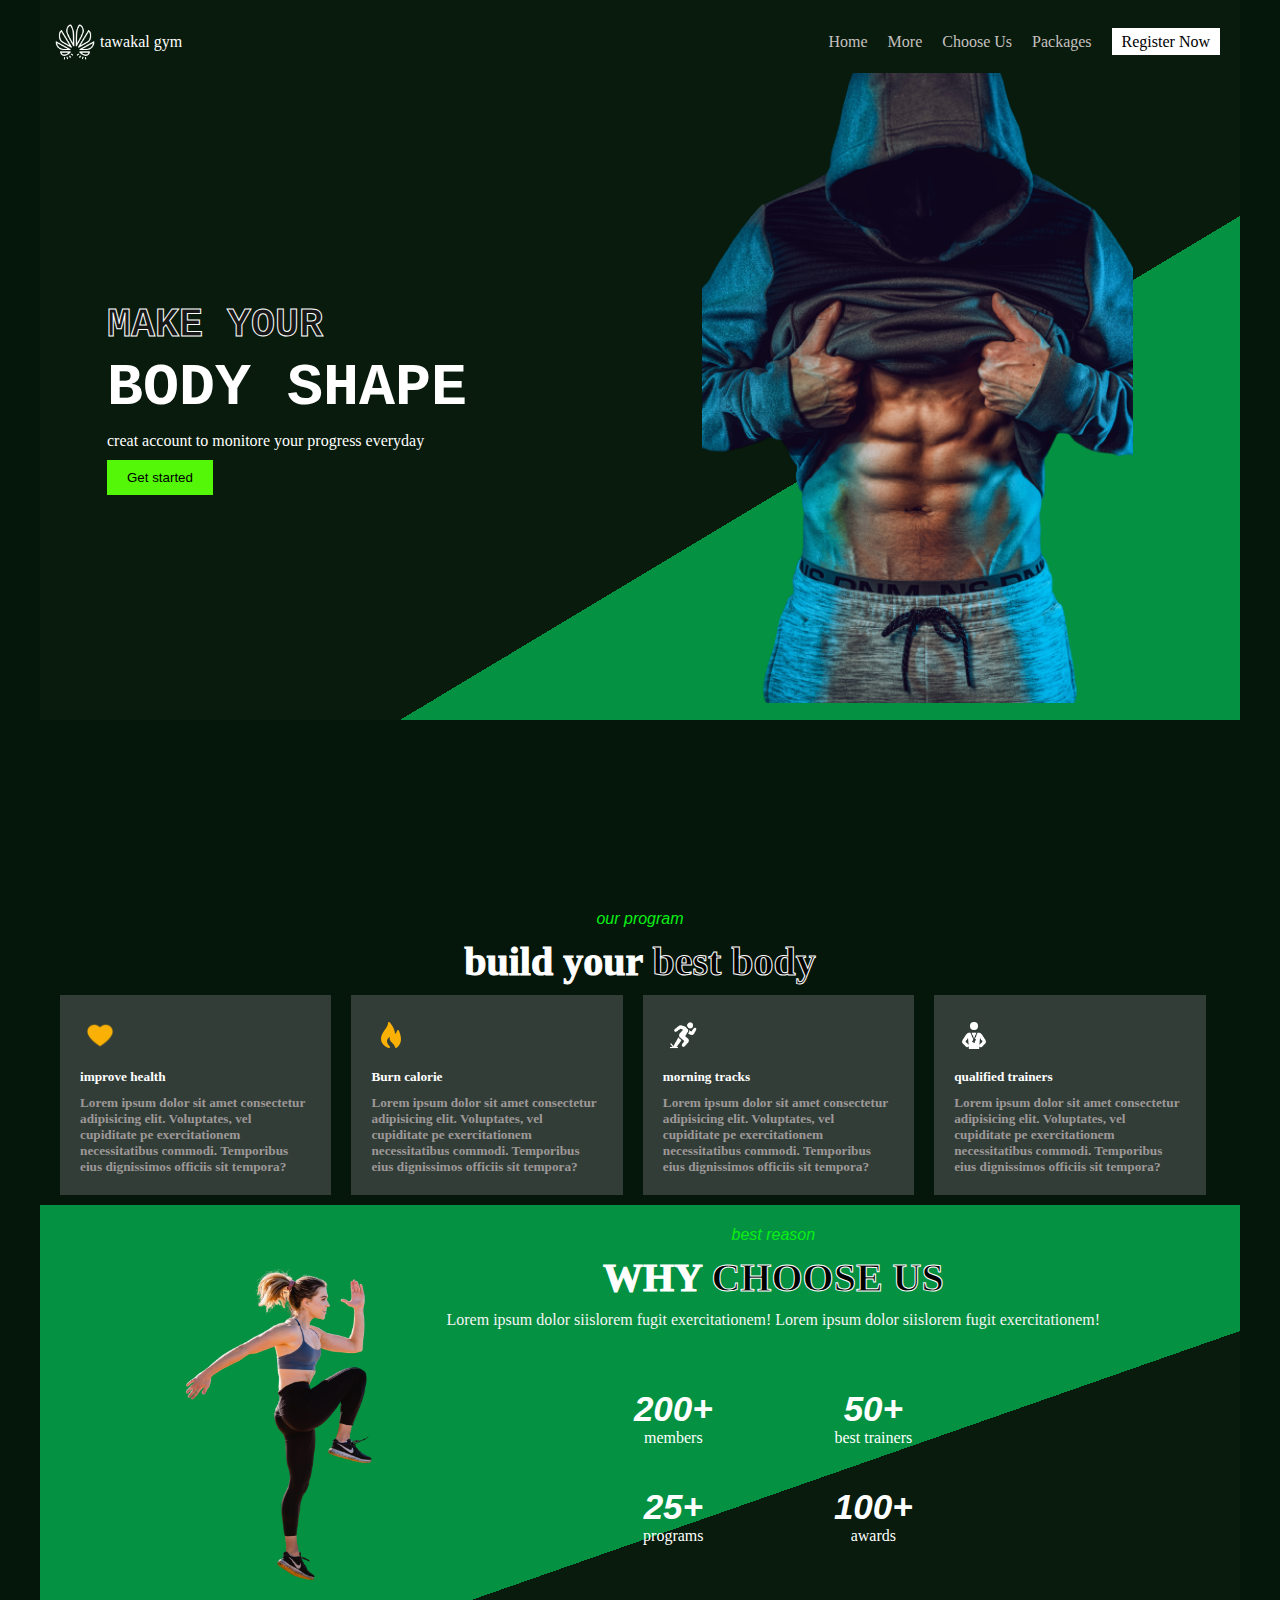
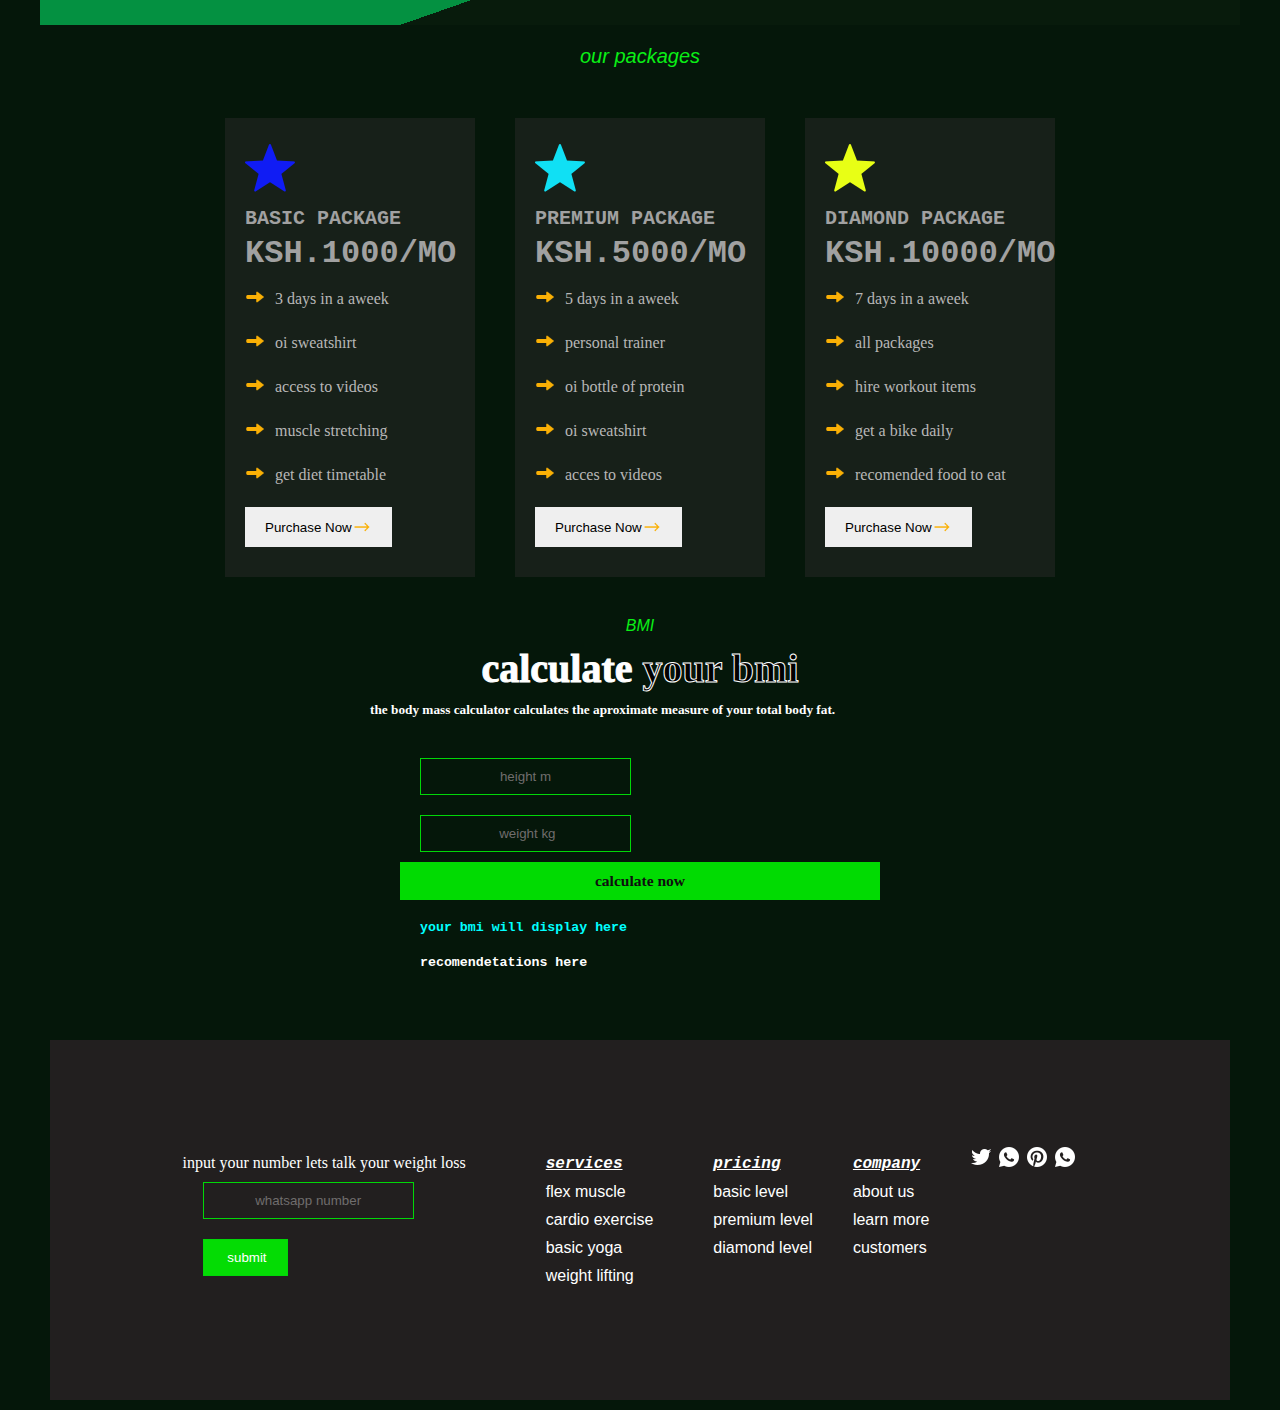
<file: index.html>
<!DOCTYPE html>
<html lang="en">
<head>
    <meta charset="UTF-8">
    <meta http-equiv="X-UA-Compatible" content="IE=edge">
    <meta name="viewport" content="width=device-width, initial-scale=1.0">
    <title>Document</title>
    <link rel="stylesheet" href="index.css">
</head>
<body>
    <header>
        <section class="hed">
            <nav>
                <div class="logo">
                    <img src="imges/icons8-logo-64.png" alt="">
        <span>tawakal gym</span>
                </div>
        <ul id="nav">
            <img id="close" src="imges/icons8-arrow-30 (1).png" alt="">
            <li><a class="active" href="#">home</a></li>
            <li><a href="more.html">more</a></li>
            <li><a href="#">choose us</a></li>
            <li><a href="#">packages</a></li>
            <li><a class="register"  href="register.html">register now</a></li>
        </ul>
        <img src="imges/icons8-menu-30.png" alt="" id="menu">
    </nav>
    <div class="hedcontent">
        <div class="left">
          <h1><span> make your</span> <br> body shape</h1>
          <p>creat account to monitore your progress everyday</p>
          <a href="register.html"><button class="batton">Get started</button></a>
        </div>
        <div class="right">

        </div>
    </div>
        </section>
         
    </header>
   <main>
    <section id="cards">
        <p class="our">our program</p>
        <h5 id="our"><span>build your</span> best body<h5>
    <div class="cards">
<div class="card">
    <img src="imges/icons8-heart-64.png" alt="">
    <h4>improve health</h4>
    <p>Lorem ipsum dolor sit amet consectetur adipisicing elit. Voluptates, vel cupiditate pe exercitationem necessitatibus commodi. Temporibus eius dignissimos officiis sit tempora?</p>
</div>

<div class="card">
    <img src="imges/icons8-fire-30 (1).png" alt="">
    <h4>Burn calorie</h4>
    <p>Lorem ipsum dolor sit amet consectetur adipisicing elit. Voluptates, vel cupiditate pe exercitationem necessitatibus commodi. Temporibus eius dignissimos officiis sit tempora?</p>
</div>

<div class="card">
    <img src="imges/runing.png" alt="">
    <h4> morning tracks </h4>
    <p>Lorem ipsum dolor sit amet consectetur adipisicing elit. Voluptates, vel cupiditate pe exercitationem necessitatibus commodi. Temporibus eius dignissimos officiis sit tempora?</p>
</div>
<div class="card">
    <img src="imges/icons8-personal-trainer-50.png" alt="">
    <h4>qualified trainers</h4>
    <p>Lorem ipsum dolor sit amet consectetur adipisicing elit. Voluptates, vel cupiditate pe exercitationem necessitatibus commodi. Temporibus eius dignissimos officiis sit tempora?</p>
</div>
    </div>
    </section>
    <section id="whychooseus">
        <img src="imges/thomas-yohei-BAlBUJb-SXQ-unsplash-removebg-preview.png" alt="">
        <div class="rightchoose">
        <p class="our">best reason</p>
        <h5 id="our"><span>WHY</span> CHOOSE US</h5>
        <div class="whychoose">
       <p>Lorem ipsum dolor siislorem
         fugit exercitationem!
        Lorem ipsum dolor siislorem
         fugit exercitationem!</p>
         <div class="info">
            <div class="info1">
                 <h4>200+</h4>
                 <p>members</p>
            </div>
            <div class="info1">
                <h4>50+</h4>
                <p>best trainers</p>
           </div>
           <div class="info1">
            <h4>25+</h4>
            <p>programs</p>
       </div>
       <div class="info1">
        <h4>100+</h4>
        <p>awards</p>
   </div>
       
 </div>
         </div>
        </div>
    </section>
    <p class="our ours">our packages</p>
    <section id="price">
        
          <div class="price">
            <div class="toptab">
             <img src="imges/img1 (1).png" alt="">
        <h2>basic package</h2>
        <h1> ksh.1000/mo</h1>   
            </div>
        <div class="bottomtab">
        <p><span><img src="imges/icons8-arrow-30 (1).png" alt=""> </span> 3 days in a aweek</p>
        <p><span><img src="imges/icons8-arrow-30 (1).png" alt=""> </span> oi sweatshirt</p>
        <p><span><img src="imges/icons8-arrow-30 (1).png" alt=""> </span> access to videos</p>
        <p><span><img src="imges/icons8-arrow-30 (1).png" alt=""> </span>muscle stretching</p>
        <p><span><img src="imges/icons8-arrow-30 (1).png" alt=""> </span> get diet timetable</p>
          <a href="packages.html"><button>purchase now <img src="imges/icons8-arrow-32.png" alt=""></button></a>
        </div>
       
    </div>

    <div class="price">
        <div class="toptab">
         <img src="imges/img1 (2).png" alt="">
    <h2>premium package</h2>
    <h1>ksh.5000/mo</h1>   
        </div>
    <div class="bottomtab">
    <p><span><img src="imges/icons8-arrow-30 (1).png" alt=""> </span> 5 days in a aweek</p>
    <p><span><img src="imges/icons8-arrow-30 (1).png" alt=""> </span>personal trainer</p>
    <p><span><img src="imges/icons8-arrow-30 (1).png" alt=""> </span>oi bottle of protein</p>
    <p><span><img src="imges/icons8-arrow-30 (1).png" alt=""> </span>oi sweatshirt</p>
    <p><span><img src="imges/icons8-arrow-30 (1).png" alt=""> </span>acces to videos</p>
      <a href="packages.html"><button>purchase now <img src="imges/icons8-arrow-32.png" alt=""></button></a>
    </div>
   
</div>

<div class="price">
    <div class="toptab">
     <img src="imges/img1 (3).png" alt="">
<h2>diamond package</h2>
<h1>ksh.10000/mo</h1>   
    </div>
<div class="bottomtab">
<p><span><img src="imges/icons8-arrow-30 (1).png" alt=""> </span> 7 days in a aweek</p>
<p><span><img src="imges/icons8-arrow-30 (1).png" alt=""> </span>all packages</p>
<p><span><img src="imges/icons8-arrow-30 (1).png" alt=""> </span> hire workout items</p>
<p><span><img src="imges/icons8-arrow-30 (1).png" alt=""> </span> get a bike daily</p>
<p><span><img src="imges/icons8-arrow-30 (1).png" alt=""> </span> recomended food to eat</p>
  <a href="packages.html"><button>purchase now <img src="imges/icons8-arrow-32.png" alt=""></button></a>
</div>

</div>
  
    </section>
 <section id="bmicalc">
    <p class="our">BMI </p>
    <h5 id="our"><span>calculate</span> your bmi<h5>

    <div class="calculator">

        <p>the body mass calculator calculates the aproximate measure of your total body fat.</p>
        <form action="">
            <input type="text" id="height" placeholder="height m">
            <input type="text" id="weight" placeholder=" weight kg">
            <h3 class="bat" onclick="calculate();">calculate now</h3>
            <div class="result">
                <p id="bmi" style="color: aqua;">your bmi will display here </p>
                <p id="recomend">recomendetations here</p>
            </div>
        </form>
    </div>
 </section>
 <section id="footer">
    <footer>
        <div class="subscribe">
        <p>input your number lets talk your weight loss</p>
         <form action="">
            <input type="email" name="whatsapp" id="" placeholder="whatsapp number">
            <input type="submit" value=" submit" class="batn">
         </form>
        </div>
        <div class="otherlinks">
            <div class="leftfooter">
              <h4>services</h4>
         <a href="services.html">flex muscle</a>
         <a href="#">cardio exercise</a>
         <a href="#">basic yoga</a>
         <a href="#">weight lifting</a>   
            </div>
         <div class="rightfooter">
            <h4>pricing</h4>
         <a href="#">basic level</a>
         <a href="#">premium level</a>
         <a href="#">diamond level</a>
         </div>
         <div class="compny">
            <h4>company</h4>
         <a href="about.html">about us</a>
         <a href="#">learn more</a>
         <a href="#">customers</a>
         </div>
         <div class="social">
            <img src="imges/icons8-twitter-24.png" alt="">
            <img src="imges/icons8-whatsapp-24.png" alt="">
            <img src="imges/icons8-pinterest-24.png" alt="">
            <img src="imges/icons8-whatsapp-24.png" alt="">
         </div>
        </div>
           </footer>
 </section>
   </main>
  
</body>

<script>
    let menu = document.querySelector('#menu');
    let navbar = document.getElementById('nav');
    let close = document.getElementById('close');
    let welcome = document.getElementById('welcome');

    menu.addEventListener('click',()=>{
      
        navbar.classList.add('active');
    });
    close.addEventListener('click',()=>{ 
        
        navbar.classList.remove('active');
    })
    welcome.addEventListener('click',()=>{
         navbar.classList.add('active');
    })

    
    function calculate(){
    let weight = document.getElementById('weight').value;
    let height= document.getElementById('height').value;
    let bmi= document.getElementById('bmi');
    let recomend= document.getElementById('recomend');
   
   bmivalue = weight / (height * height) ;
    bmiv = "your BMI is " + bmivalue +" kg/m2" ;
         
       //alert(bmi.innerText )
       bmi.innerText = bmiv;

       if(bmivalue < 18.5){

    recomend.innerText = "you are underweight will help your diet dont wory submit your  active whatsapp number down below";
       } 
       else if( (bmivalue >= 18.5)&&(bmivalue <= 24.9) ){
        recomend.innerText = "you are evarage lets help you how to maintain that, talk to us by submiting your whatsap number below";
       }
       else{
        recomend.innerText = "you are obese lets talk about that,will text you if you submit your whatsap number below";
    }
    }
    
   
</script>
</html>
</file>
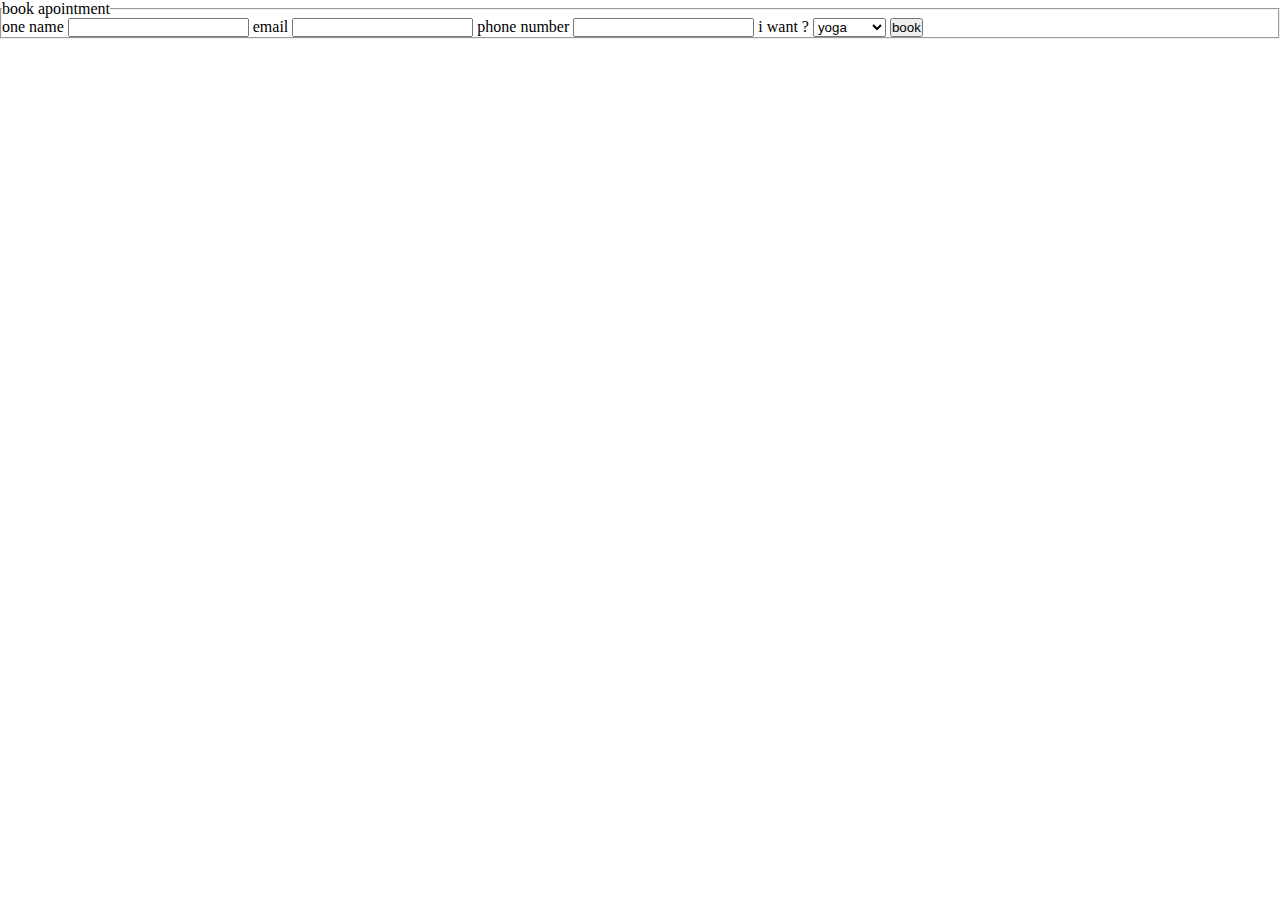
<file: book.html>
<!DOCTYPE html>
<html lang="en">
<head>
    <meta charset="UTF-8">
    <meta http-equiv="X-UA-Compatible" content="IE=edge">
    <meta name="viewport" content="width=device-width, initial-scale=1.0">
    <title>Document</title>
    <link rel="stylesheet" href="book.css">
</head>
<body class="body">
    <fieldset>
        <legend>book apointment</legend>
        <form action="">
            <label for="name"> one name</label>
            <input type="text" name="name">

            <label for="email">email</label>
            <input type="text" name="email">

            <label for="phone">  phone number</label>
            <input type="text" name="phone">
               
            <label for="giming">i want ?</label>
                 <select name="giming" id="">
                    <option value="yoga">yoga</option>
                    <option value="trails">trails</option>
                    <option value="dumbels">dumbels</option>
                    <option value="yoga">yoga</option>
                    <option value="trails">trails</option>
                    <option value="dumbels">dumbels</option>
                 </select>
        <input type="submit"  class="btn" value="book">
        </form>
    </fieldset>
</body>
</html>
</file>
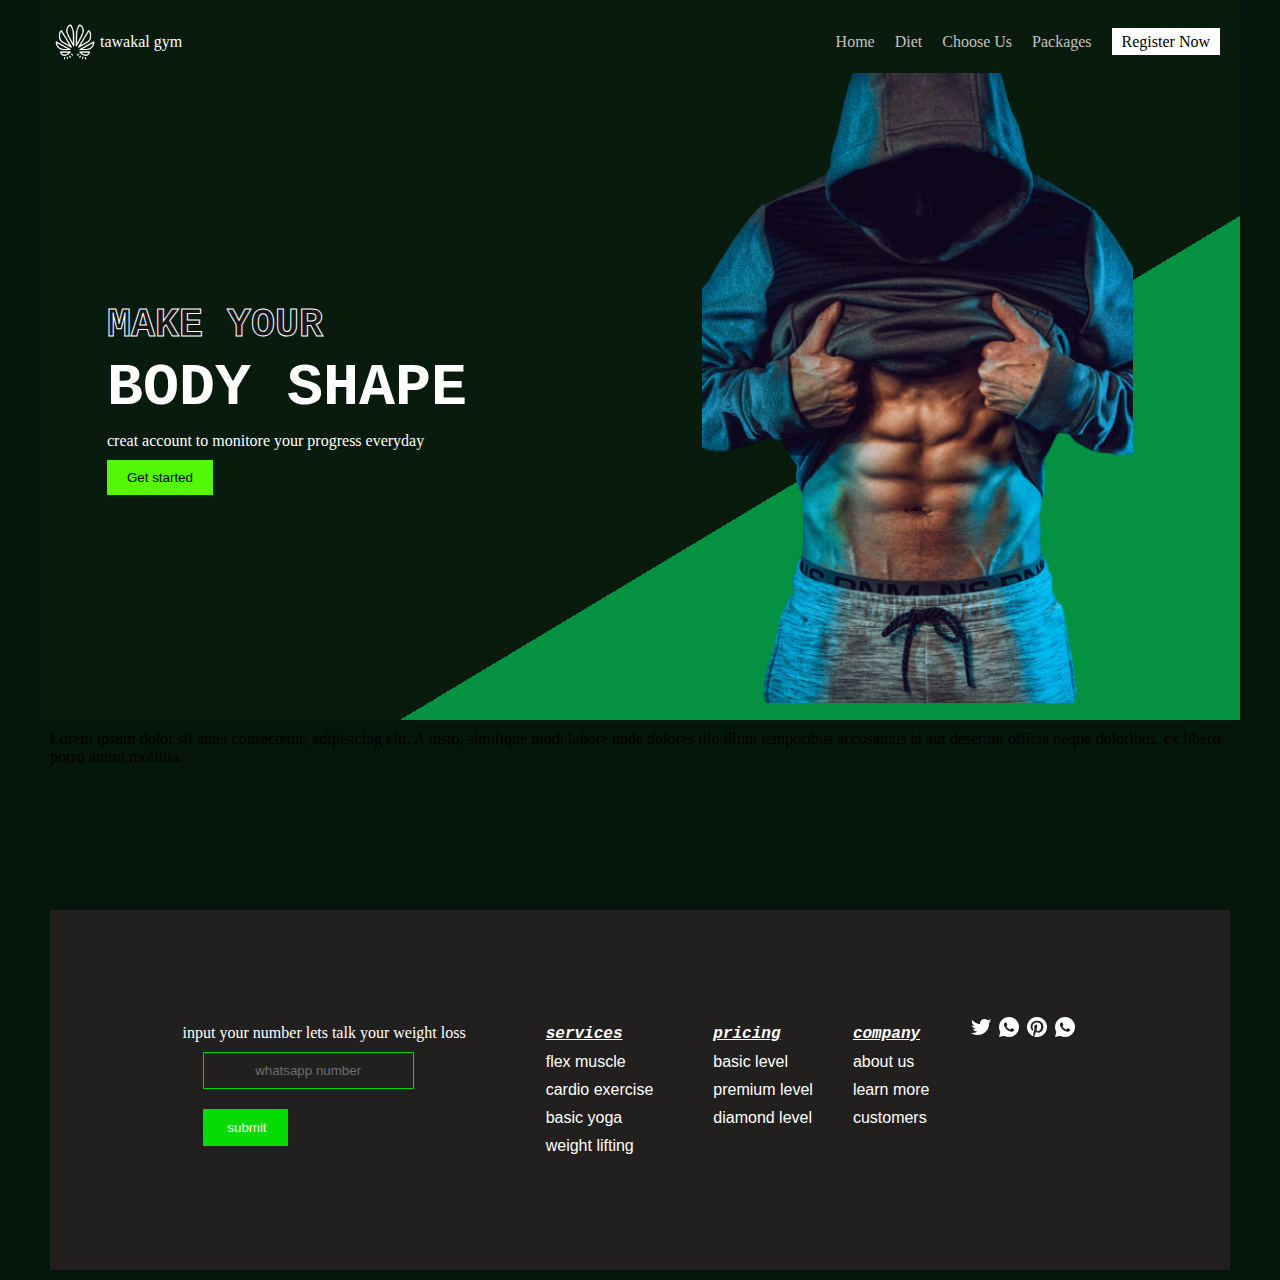
<file: more.html>
<!DOCTYPE html>
<html lang="en">
<head>
    <meta charset="UTF-8">
    <meta http-equiv="X-UA-Compatible" content="IE=edge">
    <meta name="viewport" content="width=device-width, initial-scale=1.0">
    <title>Document</title>
    <link rel="stylesheet" href="index.css">
</head>
<body>
    <header>
        <section class="hed">
            <nav>
                <div class="logo">
                    <img src="imges/icons8-logo-64.png" alt="">
        <span>tawakal gym</span>
                </div>
        <ul id="nav">
            <img id="close" src="imges/icons8-arrow-30 (1).png" alt="">
            <li><a class="active" href="#">home</a></li>
            <li><a href="diet.html">diet</a></li>
            <li><a href="#">choose us</a></li>
            <li><a href="#">packages</a></li>
            <li><a class="register"  href="register.html">register now</a></li>
        </ul>
        <img src="imges/icons8-menu-30.png" alt="" id="menu">
    </nav>
    <div class="hedcontent">
        <div class="left">
          <h1><span> make your</span> <br> body shape</h1>
          <p>creat account to monitore your progress everyday</p>
          <a href="register.html"><button class="batton">Get started</button></a>
        </div>
        <div class="right">

        </div>
    </div>
        </section>
         <section class="more">
            <p>Lorem ipsum dolor sit amet consectetur, adipisicing 
                elit. A iusto, similique modi 
                labore unde dolores illo illum temporibus accusamus
                 et aut deserunt officia neque doloribus, ex libero 
                 porro animi mollitia.</p>
         </section>
    </header>
   <main>

 <section id="footer">
    <footer>
        <div class="subscribe">
        <p>input your number lets talk your weight loss</p>
         <form action="">
            <input type="email" name="whatsapp" id="" placeholder="whatsapp number">
            <input type="submit" value=" submit" class="batn">
         </form>
        </div>
        <div class="otherlinks">
            <div class="leftfooter">
              <h4>services</h4>
         <a href="#">flex muscle</a>
         <a href="#">cardio exercise</a>
         <a href="#">basic yoga</a>
         <a href="#">weight lifting</a>   
            </div>
         <div class="rightfooter">
            <h4>pricing</h4>
         <a href="#">basic level</a>
         <a href="#">premium level</a>
         <a href="#">diamond level</a>
         </div>
         <div class="compny">
            <h4>company</h4>
         <a href="#">about us</a>
         <a href="#">learn more</a>
         <a href="#">customers</a>
         </div>
         <div class="social">
            <img src="imges/icons8-twitter-24.png" alt="">
            <img src="imges/icons8-whatsapp-24.png" alt="">
            <img src="imges/icons8-pinterest-24.png" alt="">
            <img src="imges/icons8-whatsapp-24.png" alt="">
         </div>
        </div>
           </footer>
 </section>
   </main>
  
</body>

<script>
    let menu = document.querySelector('#menu');
    let navbar = document.getElementById('nav');
    let close = document.getElementById('close');
    let welcome = document.getElementById('welcome');

    menu.addEventListener('click',()=>{
      
        navbar.classList.add('active');
    });
    close.addEventListener('click',()=>{ 
        
        navbar.classList.remove('active');
    })
    welcome.addEventListener('click',()=>{
         navbar.classList.add('active');
    })

    
    function calculate(){
    let weight = document.getElementById('weight').value;
    let height= document.getElementById('height').value;
    let bmi= document.getElementById('bmi');
    let recomend= document.getElementById('recomend');
   
   bmivalue = weight / (height * height) ;
    bmiv = "your BMI is " + bmivalue +" kg/m2" ;
         
       //alert(bmi.innerText )
       bmi.innerText = bmiv;

       if(bmivalue < 18.5){

    recomend.innerText = "you are underweight will help your diet dont wory submit your  active whatsapp number down below";
       } 
       else if( (bmivalue >= 18.5)&&(bmivalue <= 24.9) ){
        recomend.innerText = "you are evarage lets help you how to maintain that, talk to us by submiting your whatsap number below";
       }
       else{
        recomend.innerText = "you are obese lets talk about that,will text you if you submit your whatsap number below";
    }
    }
    
   
</script>
</html>
</file>
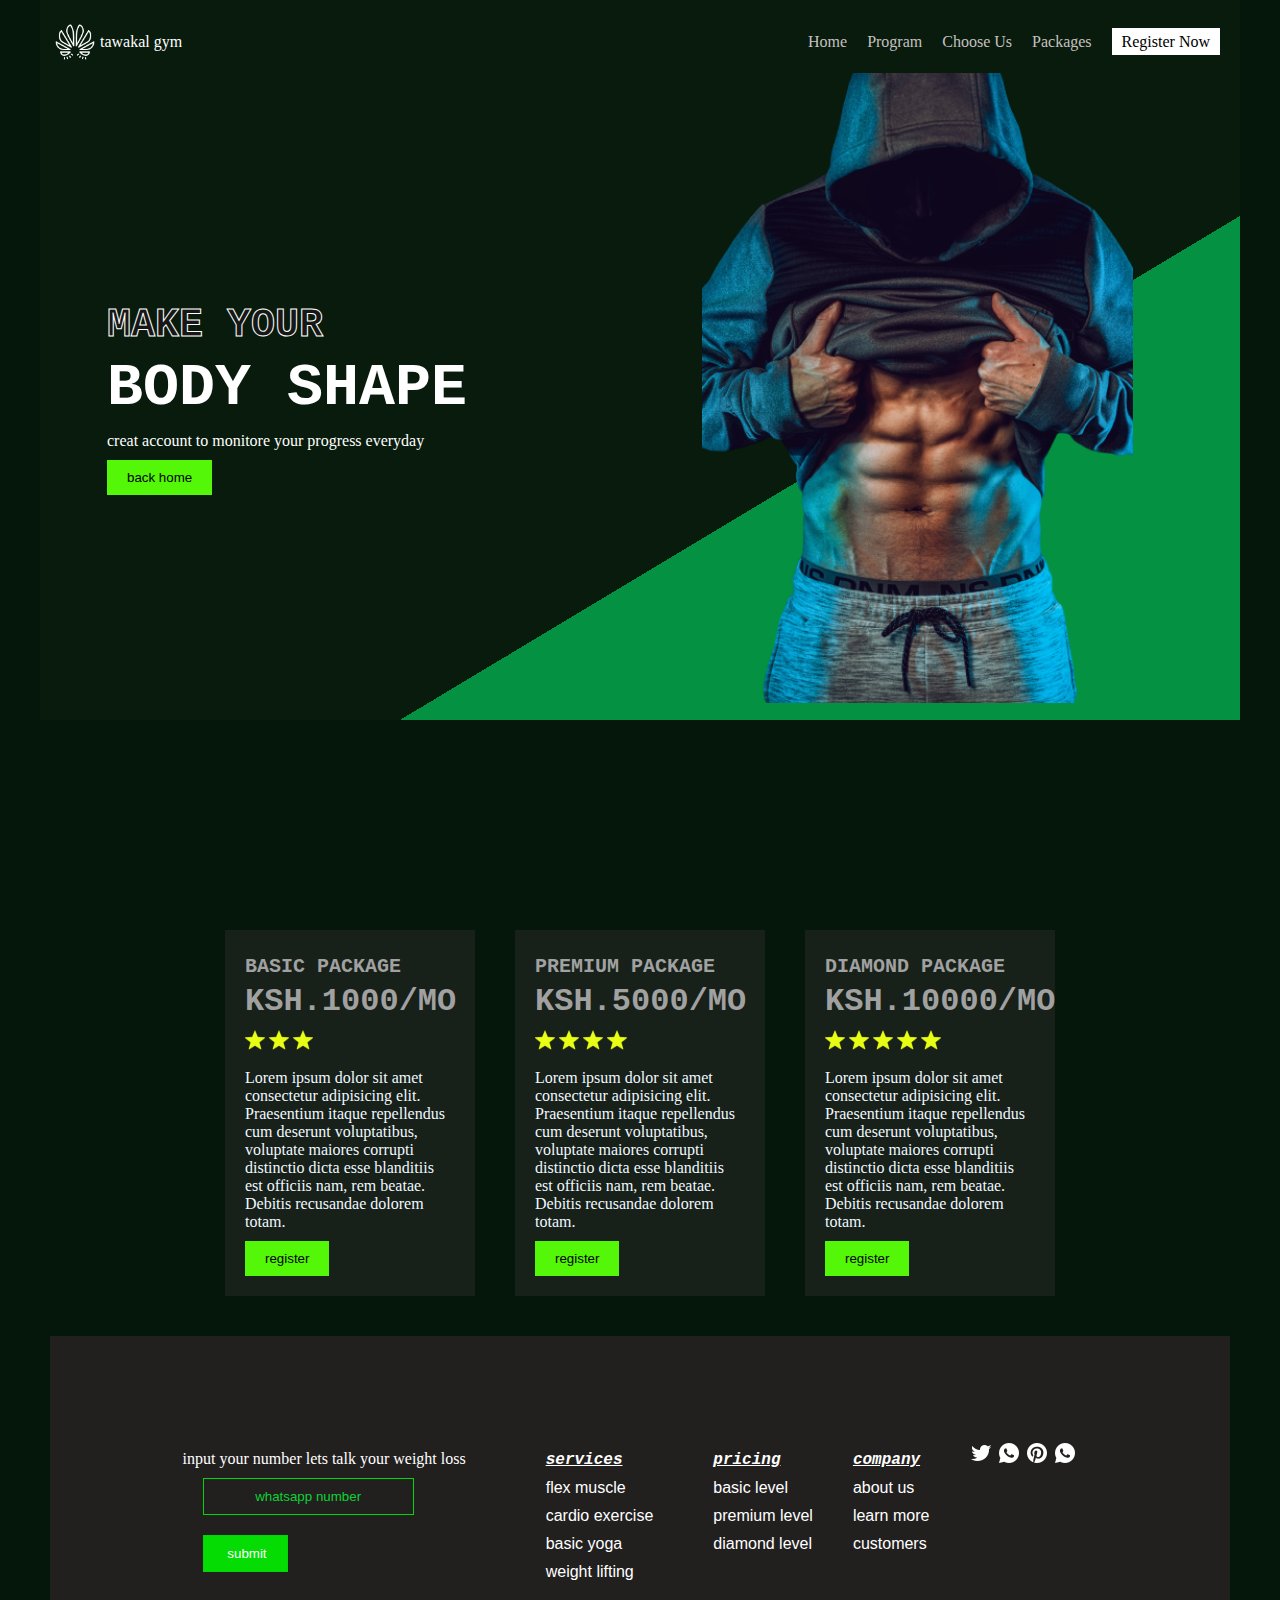
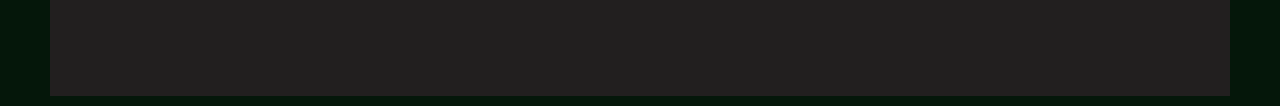
<file: packages.html>
<!DOCTYPE html>
<html lang="en">
<head>
    <meta charset="UTF-8">
    <meta http-equiv="X-UA-Compatible" content="IE=edge">
    <meta name="viewport" content="width=device-width, initial-scale=1.0">
    <title>Document</title>
    <link rel="stylesheet" href="index.css">
    <link rel="stylesheet" href="book.css">
</head>
<body>
    <header>
        <section class="hed">
            <nav>
                <div class="logo">
                    <img src="imges/icons8-logo-64.png" alt="">
        <span>tawakal gym</span>
                </div>
        <ul id="nav">
            <img id="close" src="imges/icons8-arrow-30 (1).png" alt="">
            <li><a class="active" href="#">home</a></li>
            <li><a href="#">program</a></li>
            <li><a href="#">choose us</a></li>
            <li><a href="#">packages</a></li>
            <li><a class="register"  href="#">register now</a></li>
        </ul>
        <img src="imges/icons8-menu-30.png" alt="" id="menu">
    </nav>
    <div class="hedcontent">
        <div class="left">
          <h1><span> make your</span> <br> body shape</h1>
          <p>creat account to monitore your progress everyday</p>
          <a href="index.html"><button class="batton">back home</button></a>
        </div>
        <div class="right">

        </div>
    </div>
        </section>
         
    </header>
   <main>
 
    <section id="pakages">
        <div class="packages1">
        <div class="toppackage">
            <h2>basic package</h2>
            <h1> ksh.1000/mo</h1> 
             <div class="star">
                <img src="imges/img1 (3).png" alt="">
                <img src="imges/img1 (3).png" alt="">
                <img src="imges/img1 (3).png" alt="">
               
             </div>
             <p class="moreonpackages">Lorem ipsum dolor sit amet consectetur adipisicing elit. Praesentium itaque repellendus cum deserunt voluptatibus, voluptate maiores corrupti distinctio dicta esse blanditiis est officiis nam, rem beatae. Debitis recusandae dolorem totam.</p>
             <a href="register.html"><button class="batton">register </button></a>
        </div>
          
        </div>

        <div class="packages1">
            <div class="toppackage">
                  <h2>premium package</h2>
                 <h1>ksh.5000/mo</h1> 
                 <div class="star">
                    <img src="imges/img1 (3).png" alt="">
                    <img src="imges/img1 (3).png" alt="">
                    <img src="imges/img1 (3).png" alt="">
                    <img src="imges/img1 (3).png" alt="">
                    
                 </div>
                 <p class="moreonpackages">Lorem ipsum dolor sit amet consectetur adipisicing elit. Praesentium itaque repellendus cum deserunt voluptatibus, voluptate maiores corrupti distinctio dicta esse blanditiis est officiis nam, rem beatae. Debitis recusandae dolorem totam.</p>
                 <a href="register.html"><button class="batton">register </button></a>
            </div>
              
            </div>

            <div class="packages1">
                <div class="toppackage">
                    <h2>diamond package</h2>
                     <h1>ksh.10000/mo</h1>  
                     <div class="star">
                        <img src="imges/img1 (3).png" alt="">
                        <img src="imges/img1 (3).png" alt="">
                        <img src="imges/img1 (3).png" alt="">
                        <img src="imges/img1 (3).png" alt="">
                        <img src="imges/img1 (3).png" alt="">
                     </div>
                     <p class="moreonpackages">Lorem ipsum dolor sit amet consectetur adipisicing elit. Praesentium itaque repellendus cum deserunt voluptatibus, voluptate maiores corrupti distinctio dicta esse blanditiis est officiis nam, rem beatae. Debitis recusandae dolorem totam.</p>
                     <a href="register.html"><button class="batton">register </button></a>
                </div>
                  
                </div>
        
        
    </section>
 <section id="footer">
    <footer>
        <div class="subscribe">
        <p>input your number lets talk your weight loss</p>
         <form action="">
            <input type="email" name="whatsapp" id="" placeholder="whatsapp number">
            <input type="submit" value=" submit" class="batn">
         </form>
        </div>
        <div class="otherlinks">
            <div class="leftfooter">
              <h4>services</h4>
         <a href="#">flex muscle</a>
         <a href="#">cardio exercise</a>
         <a href="#">basic yoga</a>
         <a href="#">weight lifting</a>   
            </div>
         <div class="rightfooter">
            <h4>pricing</h4>
         <a href="#">basic level</a>
         <a href="#">premium level</a>
         <a href="#">diamond level</a>
         </div>
         <div class="compny">
            <h4>company</h4>
         <a href="#">about us</a>
         <a href="#">learn more</a>
         <a href="#">customers</a>
         </div>
         <div class="social">
            <img src="imges/icons8-twitter-24.png" alt="">
            <img src="imges/icons8-whatsapp-24.png" alt="">
            <img src="imges/icons8-pinterest-24.png" alt="">
            <img src="imges/icons8-whatsapp-24.png" alt="">
         </div>
        </div>
           </footer>
 </section>
   </main>
  
</body>

<script>
    let menu = document.querySelector('#menu');
    let navbar = document.getElementById('nav');
    let close = document.getElementById('close');
    let welcome = document.getElementById('welcome');

    menu.addEventListener('click',()=>{
      
        navbar.classList.add('active');
    });
    close.addEventListener('click',()=>{ 
        
        navbar.classList.remove('active');
    });
    welcome.addEventListener('click',()=>{
         navbar.classList.add('active');
    });

   
</script>
</html>
</file>
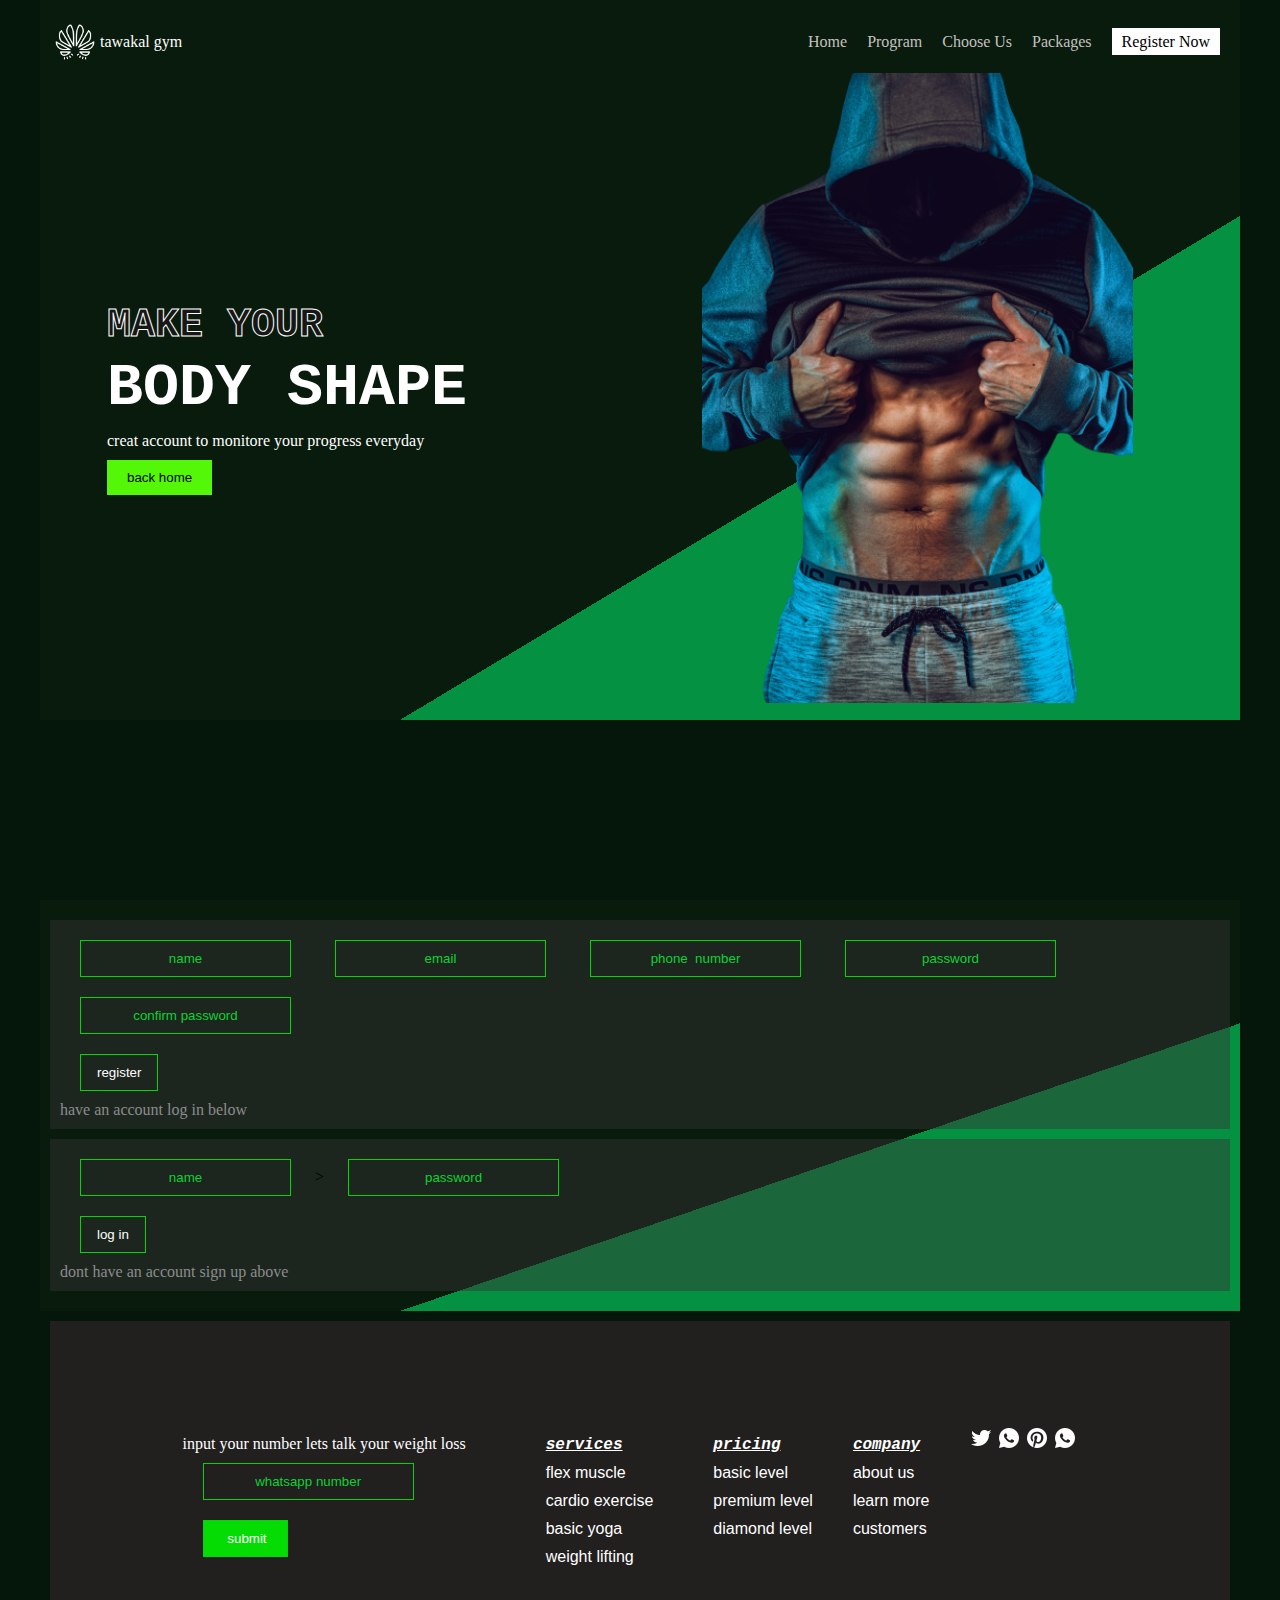
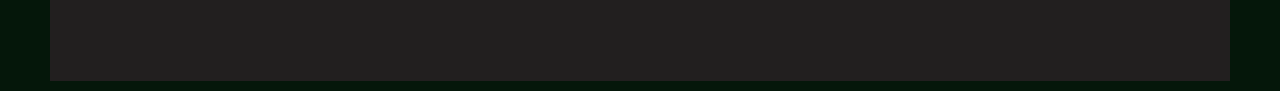
<file: register.html>
<!DOCTYPE html>
<html lang="en">
<head>
    <meta charset="UTF-8">
    <meta http-equiv="X-UA-Compatible" content="IE=edge">
    <meta name="viewport" content="width=device-width, initial-scale=1.0">
    <title>Document</title>
    <link rel="stylesheet" href="index.css">
    <link rel="stylesheet" href="book.css">
</head>
<body>
    <header>
        <section class="hed">
            <nav>
                <div class="logo">
                    <img src="imges/icons8-logo-64.png" alt="">
        <span>tawakal gym</span>
                </div>
        <ul id="nav">
            <img id="close" src="imges/icons8-arrow-30 (1).png" alt="">
            <li><a class="active" href="#">home</a></li>
            <li><a href="#">program</a></li>
            <li><a href="#">choose us</a></li>
            <li><a href="#">packages</a></li>
            <li><a class="register"  href="#">register now</a></li>
        </ul>
        <img src="imges/icons8-menu-30.png" alt="" id="menu">
    </nav>
    <div class="hedcontent">
        <div class="left">
          <h1><span> make your</span> <br> body shape</h1>
          <p>creat account to monitore your progress everyday</p>
          <a href="index.html"><button class="batton">back home</button></a>
        </div>
        <div class="right">

        </div>
    </div>
        </section>
         
    </header>
   <main>
 <section id="registerdata">
 <form action="">
    <input type="name" placeholder="name">
    <input type="email" placeholder="email">
    <input type="text" placeholder="phone  number">
    <input type="password" placeholder="password">
    <input type="password" name="" placeholder="confirm password" id="">
    <input type="submit" value="register">
    <p>have an account log in below</p>
 </form>

 <form action="">
    <input type="name" placeholder="name">
  >
    <input type="password" placeholder="password">
    
    <input type="submit" value="log in">
    <p> dont have an account sign up above</p>
 </form>
 </section>
 <section id="footer">
    <footer>
        <div class="subscribe">
        <p>input your number lets talk your weight loss</p>
         <form action="">
            <input type="email" name="whatsapp" id="" placeholder="whatsapp number">
            <input type="submit" value=" submit" class="batn">
         </form>
        </div>
        <div class="otherlinks">
            <div class="leftfooter">
              <h4>services</h4>
         <a href="#">flex muscle</a>
         <a href="#">cardio exercise</a>
         <a href="#">basic yoga</a>
         <a href="#">weight lifting</a>   
            </div>
         <div class="rightfooter">
            <h4>pricing</h4>
         <a href="#">basic level</a>
         <a href="#">premium level</a>
         <a href="#">diamond level</a>
         </div>
         <div class="compny">
            <h4>company</h4>
         <a href="#">about us</a>
         <a href="#">learn more</a>
         <a href="#">customers</a>
         </div>
         <div class="social">
            <img src="imges/icons8-twitter-24.png" alt="">
            <img src="imges/icons8-whatsapp-24.png" alt="">
            <img src="imges/icons8-pinterest-24.png" alt="">
            <img src="imges/icons8-whatsapp-24.png" alt="">
         </div>
        </div>
           </footer>
 </section>
   </main>
  
</body>

<script>
    let menu = document.querySelector('#menu');
    let navbar = document.getElementById('nav');
    let close = document.getElementById('close');
    let welcome = document.getElementById('welcome');

    menu.addEventListener('click',()=>{
      
        navbar.classList.add('active');
    });
    close.addEventListener('click',()=>{ 
        
        navbar.classList.remove('active');
    });
    welcome.addEventListener('click',()=>{
         navbar.classList.add('active');
    });

   
</script>
</html>
</file>
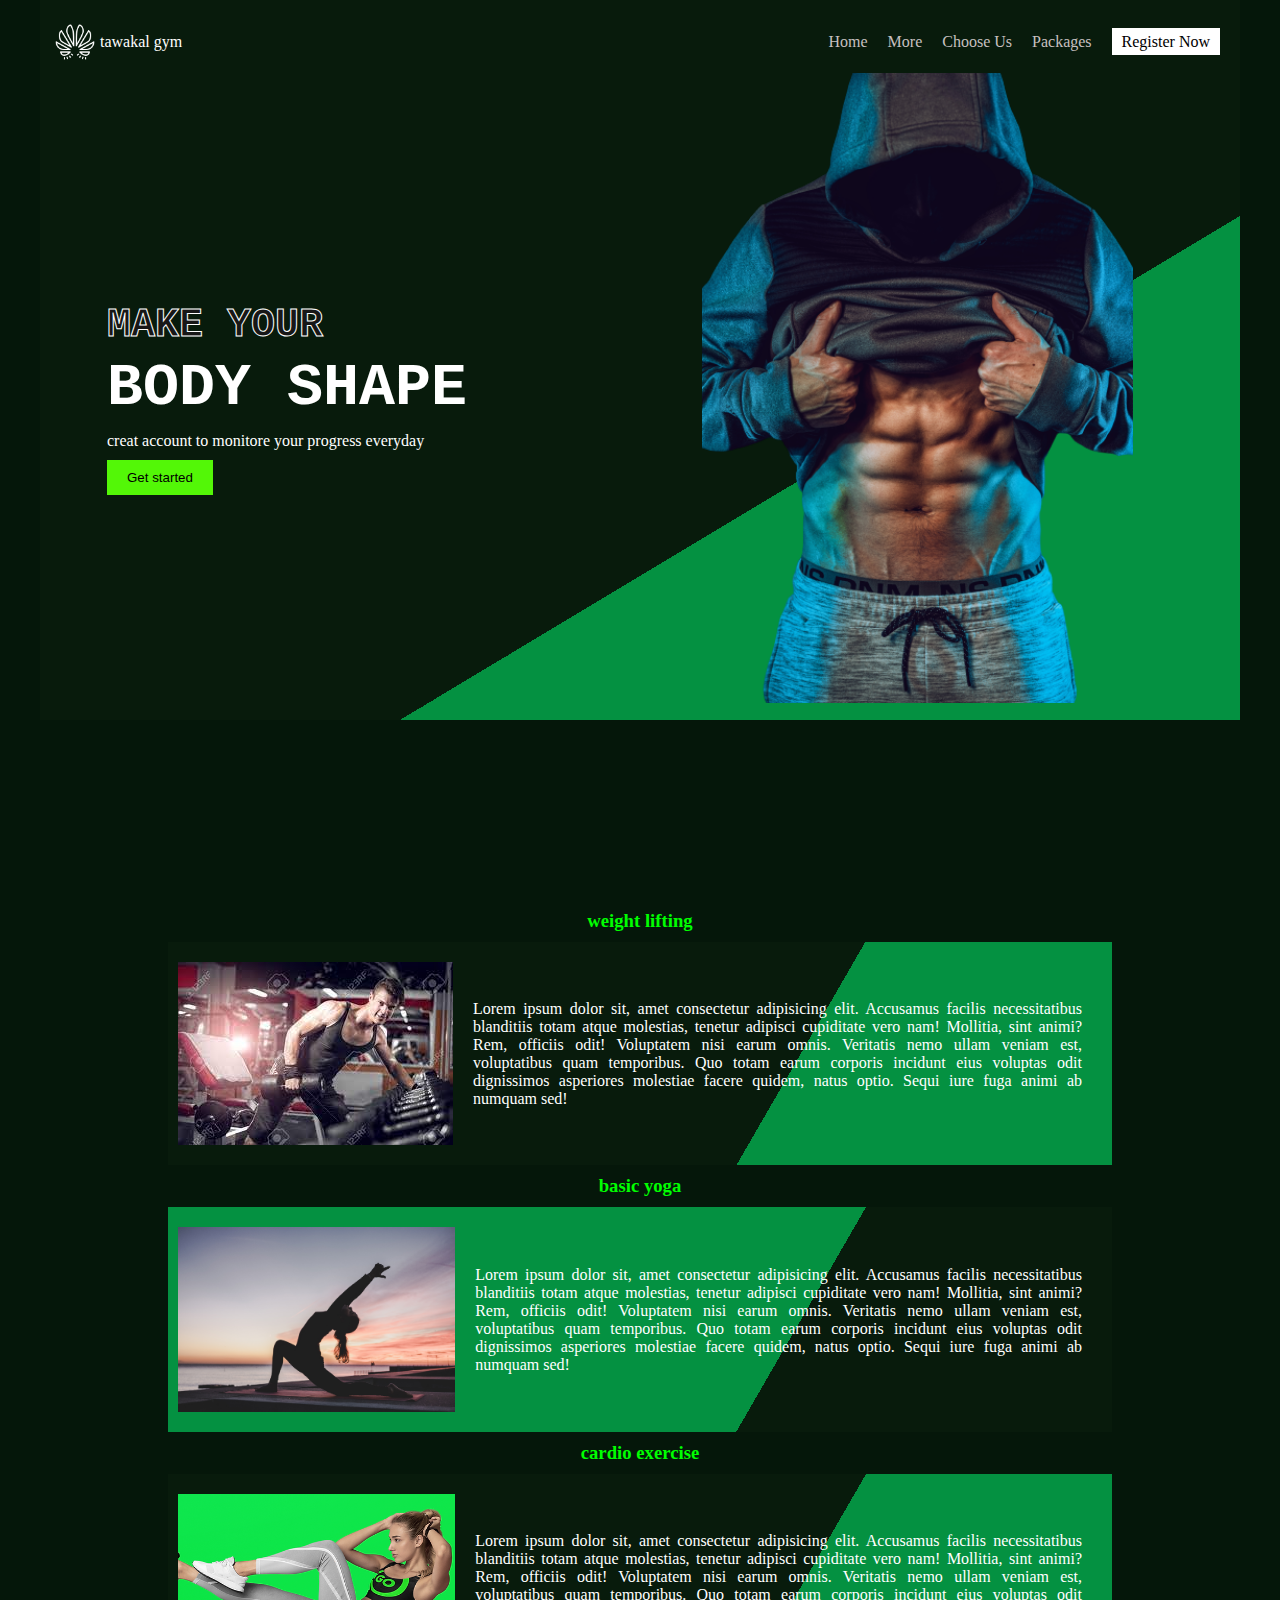
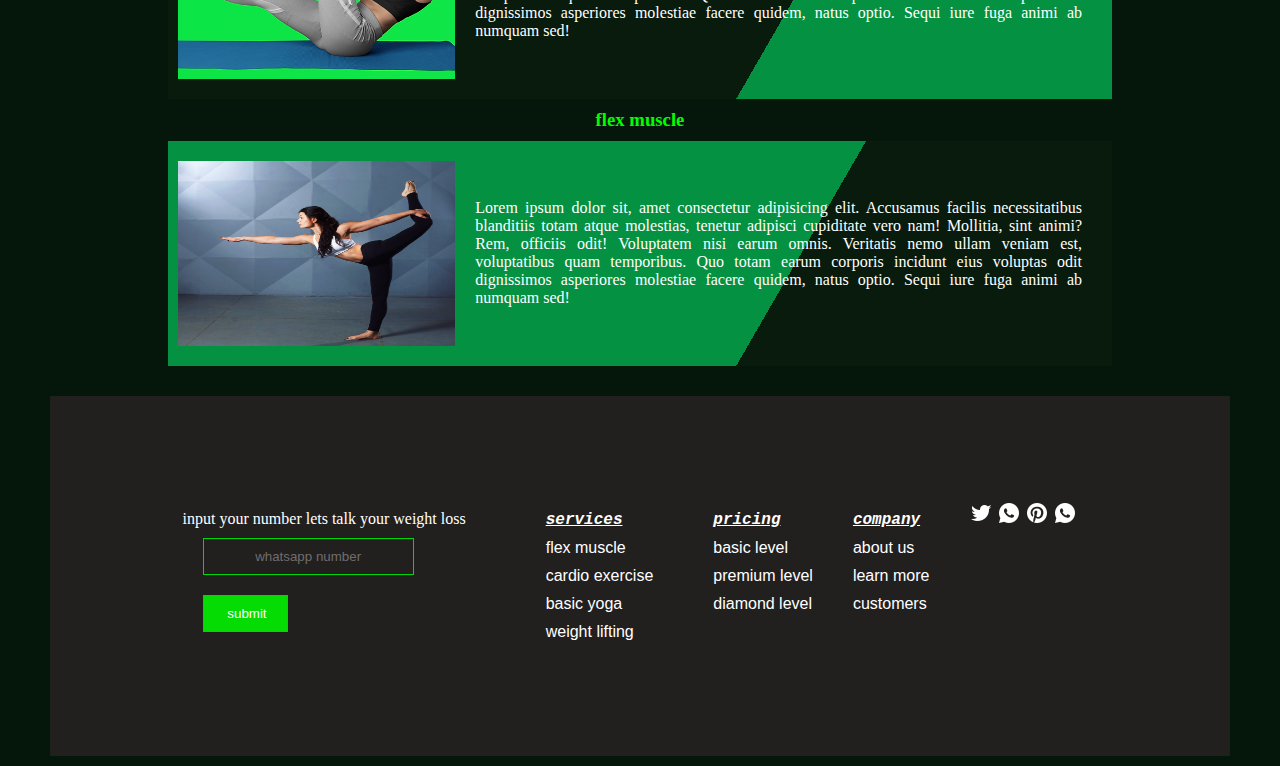
<file: services.html>
<!DOCTYPE html>
<html lang="en">
<head>
    <meta charset="UTF-8">
    <meta http-equiv="X-UA-Compatible" content="IE=edge">
    <meta name="viewport" content="width=device-width, initial-scale=1.0">
    <title>Document</title>
    <link rel="stylesheet" href="index.css">
</head>
<body>
    <header>
        <section class="hed">
            <nav>
                <div class="logo">
                    <img src="imges/icons8-logo-64.png" alt="">
        <span>tawakal gym</span>
                </div>
        <ul id="nav">
            <img id="close" src="imges/icons8-arrow-30 (1).png" alt="">
            <li><a class="active" href="#">home</a></li>
            <li><a href="more.html">more</a></li>
            <li><a href="#">choose us</a></li>
            <li><a href="#">packages</a></li>
            <li><a class="register"  href="register.html">register now</a></li>
        </ul>
        <img src="imges/icons8-menu-30.png" alt="" id="menu">
    </nav>
    <div class="hedcontent">
        <div class="left">
          <h1><span> make your</span> <br> body shape</h1>
          <p>creat account to monitore your progress everyday</p>
          <a href="register.html"><button class="batton">Get started</button></a>
        </div>
        <div class="right">

        </div>
    </div>
        </section>
         
    </header>
   <main>
  <section class="services">
    <h3>weight lifting</h3>
    <div class="service1" id="bg1">
        
        <img src="imges/download.jpg" alt="">
        <div class="servicedesc">
            <p>Lorem ipsum dolor sit, amet consectetur adipisicing elit. Accusamus facilis necessitatibus blanditiis totam atque molestias, tenetur adipisci cupiditate vero nam! Mollitia, sint animi? Rem, officiis odit! Voluptatem nisi earum omnis.
            Veritatis nemo ullam veniam est, voluptatibus quam temporibus. Quo totam earum corporis incidunt eius voluptas odit dignissimos asperiores molestiae facere quidem, natus optio. Sequi iure fuga animi ab numquam sed!</p>
        </div>
    </div>
    <h3>basic yoga</h3>
     <div class="service1" id="bg">
        
        <img src="imges/kike-vega-F2qh3yjz6Jk-unsplash.jpg" alt="">
        <div class="servicedesc">
            <p>Lorem ipsum dolor sit, amet consectetur adipisicing elit. Accusamus facilis necessitatibus blanditiis totam atque molestias, tenetur adipisci cupiditate vero nam! Mollitia, sint animi? Rem, officiis odit! Voluptatem nisi earum omnis.
            Veritatis nemo ullam veniam est, voluptatibus quam temporibus. Quo totam earum corporis incidunt eius voluptas odit dignissimos asperiores molestiae facere quidem, natus optio. Sequi iure fuga animi ab numquam sed!</p>
        </div>
    </div>
    <h3>cardio exercise</h3>
    <div class="service1" id="bg1">
        
        <img src="imges/sports-bra-mockup-of-a-woman-doing-an-ab-workout-m6507-r-el2.png" alt="">
        <div class="servicedesc">
            <p>Lorem ipsum dolor sit, amet consectetur adipisicing elit. Accusamus facilis necessitatibus blanditiis totam atque molestias, tenetur adipisci cupiditate vero nam! Mollitia, sint animi? Rem, officiis odit! Voluptatem nisi earum omnis.
            Veritatis nemo ullam veniam est, voluptatibus quam temporibus. Quo totam earum corporis incidunt eius voluptas odit dignissimos asperiores molestiae facere quidem, natus optio. Sequi iure fuga animi ab numquam sed!</p>
        </div>
    </div>
    <h3>flex muscle</h3>
    <div class="service1" id="bg">
        
        <img src="imges/emily-sea-coiWR0gT8Cw-unsplash.jpg" alt="">
        <div class="servicedesc">
            <p>Lorem ipsum dolor sit, amet consectetur adipisicing elit. Accusamus facilis necessitatibus blanditiis totam atque molestias, tenetur adipisci cupiditate vero nam! Mollitia, sint animi? Rem, officiis odit! Voluptatem nisi earum omnis.
            Veritatis nemo ullam veniam est, voluptatibus quam temporibus. Quo totam earum corporis incidunt eius voluptas odit dignissimos asperiores molestiae facere quidem, natus optio. Sequi iure fuga animi ab numquam sed!</p>
        </div>
    </div>
  </section>
 <section id="footer">
    <footer>
        <div class="subscribe">
        <p>input your number lets talk your weight loss</p>
         <form action="">
            <input type="email" name="whatsapp" id="" placeholder="whatsapp number">
            <input type="submit" value=" submit" class="batn">
         </form>
        </div>
        <div class="otherlinks">
            <div class="leftfooter">
              <h4>services</h4>
         <a href="#">flex muscle</a>
         <a href="#">cardio exercise</a>
         <a href="#">basic yoga</a>
         <a href="#">weight lifting</a>   
            </div>
         <div class="rightfooter">
            <h4>pricing</h4>
         <a href="#">basic level</a>
         <a href="#">premium level</a>
         <a href="#">diamond level</a>
         </div>
         <div class="compny">
            <h4>company</h4>
         <a href="#">about us</a>
         <a href="#">learn more</a>
         <a href="#">customers</a>
         </div>
         <div class="social">
            <img src="imges/icons8-twitter-24.png" alt="">
            <img src="imges/icons8-whatsapp-24.png" alt="">
            <img src="imges/icons8-pinterest-24.png" alt="">
            <img src="imges/icons8-whatsapp-24.png" alt="">
         </div>
        </div>
           </footer>
 </section>
   </main>
  
</body>

<script>
    let menu = document.querySelector('#menu');
    let navbar = document.getElementById('nav');
    let close = document.getElementById('close');
    let welcome = document.getElementById('welcome');

    menu.addEventListener('click',()=>{
      
        navbar.classList.add('active');
    });
    close.addEventListener('click',()=>{ 
        
        navbar.classList.remove('active');
    })
    welcome.addEventListener('click',()=>{
         navbar.classList.add('active');
    })

    
    function calculate(){
    let weight = document.getElementById('weight').value;
    let height= document.getElementById('height').value;
    let bmi= document.getElementById('bmi');
    let recomend= document.getElementById('recomend');
   
   bmivalue = weight / (height * height) ;
    bmiv = "your BMI is " + bmivalue +" kg/m2" ;
         
       //alert(bmi.innerText )
       bmi.innerText = bmiv;

       if(bmivalue < 18.5){

    recomend.innerText = "you are underweight will help your diet dont wory submit your  active whatsapp number down below";
       } 
       else if( (bmivalue >= 18.5)&&(bmivalue <= 24.9) ){
        recomend.innerText = "you are evarage lets help you how to maintain that, talk to us by submiting your whatsap number below";
       }
       else{
        recomend.innerText = "you are obese lets talk about that,will text you if you submit your whatsap number below";
    }
    }
    
   
</script>
</html>
</file>
<file: index.css>
*{
    margin: 0;
    padding: 0;
    box-sizing: border-box;
    text-decoration: none;
}
body{
    background-color: rgb(5, 23, 10);
}
#bg{
   background: linear-gradient( 120deg,rgb(4, 145, 65)65%,rgb(8, 27, 12)40%);
}
#bg1{
   background: linear-gradient(120deg,rgb(8, 27, 12)65%,rgb(4, 145, 65)40%);
}
section{
    max-width: 1200px;
    display: block;
    margin: 0 auto;
    height: auto;
    padding: 10px;
    overflow: hidden;
    
}
/* a */
.hed{
    height: 80vh;
    width: 100%;
    background: linear-gradient( to  bottom right,rgb(8, 27, 12)65%,rgb(4, 145, 65)40%);
}
header{
    height: 100vh; 
}
nav{
    height: 7vh;
    display: flex;
    justify-content: space-between;
    align-items: center;
   
}
nav img{
    width: 40px;
    margin: 0 5px;
}
nav ul{
    display: flex;
}
.active{
    right: 0px;
}
 nav ul li{
    list-style: none;
    margin: 0 10px;
 }
 ul li a {
    color: rgb(199, 192, 192);
    text-transform: capitalize;
 }
 #close{
    display: none;
 }
 #menu{
    display: none;
 }
 .logo span{
    color: white;
    line-height: 5px;
 }
 .logo{
    display: flex;
    justify-content: center;
    align-items: center;
 }
 .register{
    padding: 5px 10px;
    color: black;
    background-color: white;
    border: no;
 }

 /*hedcontent styling */
 .hedcontent{
    display: flex;
    justify-content: space-around;
    align-items: center;
 }
 .left h1{
    font-size: 60px;
    text-transform: uppercase;
    color: rgb(255, 255, 255);
 }
 h1 span{
     font-size: 40px;
     -webkit-text-stroke: 1px white;
     color: rgb(23, 23, 23);
 }
 .left p{
    width: 440px;
    color: white;
    margin: 10px 0;
 }
 .batton{
    padding: 10px 20px;
    background-color: rgb(83, 247, 7);
    border: none;
    color: black;
 }
 .right{
    height: 70vh;
    
    width: 40vw;
    background-image: url(imges/charles-gaudreault-xXofYCc3hqc-unsplash-removebg-preview.png);
    background-position: center;
    background-repeat: no-repeat;
    background-size: contain;
    
 }

 /* main section cards styling */
 .cards{
    display: flex;
    flex-wrap: wrap;
 }
 .card{
    background-color: rgba(120, 120, 126, 0.388);
    width: 23%;
    color: rgb(157, 152, 152);
    padding: 20px;
    margin: 0 10px;
 }
 .card img{
    width: 40px;
    border: 50%;
    padding: 5px;
 }
 .card h4{
    margin: 10px 0;
    color: white;
 }
 .card:hover{
    background-color: rgb(125, 219, 9);
    color: black;
 }
 .our{
    color: rgb(10, 239, 22);
    font-family: Arial, Helvetica, sans-serif;
    text-align: center;
    font-style: italic;
 }
 #our{
 text-align: center;
 font-size: 40px;
 -webkit-text-stroke: 1px white;
 color: black;
 margin: 10px 0;
 }
 #our span{
    color: white;
 }
 /* why choose us styling -------------------------------------------------------------------------------*/
  #whychooseus{
   display: flex;
   justify-content: center;
   align-items: center;
   background: linear-gradient( to  bottom right,rgb(4, 145, 65)65%,rgb(8, 27, 12)40%);
   height: auto;
  }
  #whychooseus img{
 height: 400px;
  }
 .whychoose p:nth-child(1){
   color: whitesmoke;
   text-align: center;

 }
 .info{
   display: block;
   margin: 40px auto ;
   display: flex;
   justify-content: center;
   align-items: center;
   flex-wrap: wrap;
  
   width: 400px;
   
 }
 .info1{
   width: 50%;
   color: white;
   text-align: center;
   margin: 20px 0;
   
 }
 .info1 h4{
   font-size: 35px;
   font-family: Arial, Helvetica, sans-serif;
   font-style: oblique;
 }
/* price section styling ----------------------------------------------------------------------------------*/
#price{
   display: flex;
   justify-content: center;
   align-items: center;
   flex-wrap: wrap;
   
}
.price{
  background-color: rgba(41, 41, 41, 0.521);
   width: 250px;
   padding: 20px;
   margin: 20px;
}
.ours{
   display: block;
   margin: 20px;
   font-size: 20px;
}
.price:hover{
   background-color: rgb(16, 85, 4);
   color: black;
}
.toptab{
   text-align: left;
   color: white;
}
.toptab img,h1,h2{
   margin: 5px 0;
   color: rgb(161, 161, 161);
   text-transform:uppercase;
   font-family: 'Courier New', Courier, monospace;
}
.toptab h2{
   font-size: 20px;
}
.bottomtab img{
   width: 20px;
}
.bottomtab p {
  display: flex;
  color: rgb(183, 183, 183);
  justify-content:flex-start;
  align-items: center;
  padding: 10px 0;
}
.bottomtab span{
   margin-right: 10px;
}
.bottomtab button{
   padding: 10px 20px;
   color: black;
   border: none;
   text-transform: capitalize;
   margin: 10px 0;
   display: flex;
   justify-content: center;
   align-items: center;
}
.bottomtab button img{
   width: 20px;
}

/* bmi calculation styling------------------------------------------------------------------------ */
#bmicalc{
display: flex;
justify-content: center;
align-items: center;
flex-direction: column;
}
.calculator p{
   color: white;
}
.calculator form{
   width: 500px;
   margin: 20px;
   padding: 10px;
}
.calculator form p{
   font-family: 'Courier New', Courier, monospace;
   margin: 20px;
}
input{
  padding: 10px 16px;
  background-color: transparent;
  border: 1px solid rgb(1, 215, 8);
  text-align: center;
  color: white;
  margin: 10px 20px;
}
::placeholder{
   color: rgb(112, 109, 109);
}
.bat{
   display: block;
   padding: 10px 0;
   width: 100%;
   text-align: center;
   color: rgb(15, 15, 15);
   background-color: rgba(1, 243, 1, 0.893);
}
.calculator #recomend{
 width: 200px;
 text-align:justify;
}
/* footer styling */
footer{
   background-color: rgb(34, 31, 31);
   height: 40vh;
   display: flex;
   justify-content: center;
   align-items: center;
}
footer p{
   color: white;
}

.batn{
   display: block;
   padding: 10px 20px;
   background-color: rgba(1, 243, 1, 0.893);
   
}
.otherlinks{
   display: flex;
   justify-content: space-around;
}
footer h4{
   color: white;
   text-decoration: underline;
   margin: 10px 0;
   font-style: italic;
   font-family: 'Courier New', Courier, monospace;
}
.leftfooter{
   margin: 0 20px;
}
footer a{
   display: block;
   color: white;
  margin: 10px 0;
   font-family: 'Gill Sans', 'Gill Sans MT', Calibri, 'Trebuchet MS', sans-serif;
}
footer div{
   padding: 20px;
}
footer a:hover{
   color: red;
}
/* services styling page sarts here ------------ */
.services{
   display: flex;
   justify-content: center;
   align-items: center;
   flex-direction: column;
   width: 100%;
   color: white;
}
.service1{
   display: flex;
   justify-content: center;
   align-items: center;
   width: 80%;
   margin: 10px;
   padding: 10px;
}
.services h3{
   color: rgb(0, 255, 0);
   
}
.service1 img{
   width: 30%;
   display: block;
   margin: 10px auto;
   aspect-ratio: 9/6;
}
.service1 .servicedesc{
   margin: 20px;
   color: white;
   text-align: justify;
}
/* responsive styling-------------------------------------------------------------------------------------------*/

 @media (max-width:320px) {
    .hed{
        height: 100vh;
        width: 100%;
     
    }
    nav{
        height: 7vh;
        display: flex;
        justify-content: space-between;
        align-items: center;
       
       position: relative;
    }
    nav ul{
       display: flex;
       flex-direction: column;
       height: 91vh;
       background-color: black;
       z-index: 1;
       position: absolute;
       top: 7vh;
       right: -400px;
       transition: 1s;
    }
    nav ul li{
        list-style: none;
        padding: 20px;
       
     }
     ul li a {
        color: rgb(255, 255, 255);
        text-transform: capitalize;
     }
    .hedcontent{
        display: flex;
        justify-content: center;
        align-items: center;
        flex-direction: column;
     }

     .left h1{
        font-size: 30px;
        text-transform: uppercase;
        color: rgb(255, 255, 255);
     }
     h1 span{
        font-size: 20px;
        -webkit-text-stroke: 1px white;
        color: rgb(23, 23, 23);
    }
    .left p{
        width: 70vw;
        color: white;
        margin: 10px 0;
     }
     .left{
        height: auto;
        text-align: center;
        margin-top: 10vh;
       
        
     }
     .right{
        margin-top: 30px;
        height: 40vh;
        width: 80vw;
        background-image: url(imges/charles-gaudreault-xXofYCc3hqc-unsplash-removebg-preview.png);
        background-position: center;
        background-repeat: no-repeat;
        background-size: contain;
        
     }
     #close{
        display: block;
        width: 20px;
     }
     #menu{
        display: block;
        width: 20px;
     }
  /* main section cards styling */
     .cards{
        display: flex;
        justify-content: center;
        align-items: center;
        flex-wrap: wrap;
     }
     .card{
        background-color: rgba(120, 120, 126, 0.388);
        width: 95%;
        color: rgb(157, 152, 152);
        padding: 20px;
        margin: 10px 0;
     }
     #our{
        text-align: center;
        font-size: 20px;
        -webkit-text-stroke: 1px white;
        color: black;
        margin: 10px 0;
        }

        /* why choose us styling */
  #whychooseus{
   display: flex;
   justify-content: center;
   align-items: center;
   flex-direction: column;
   background: linear-gradient( to  bottom right,rgb(4, 145, 65)65%,rgb(8, 27, 12)40%);
   height: auto;
  }
  #whychooseus img{
 height: 270px;
  }
 .whychoose p:nth-child(1){
   display: block;
   width: 200px;
   margin: 0px 100px;
   color: whitesmoke;
   
 }
 .info{
   display: block;
   margin: 40px auto ;
   display: flex;
   justify-content: center;
   align-items: center;
   flex-wrap: wrap;
  
   width: 80vw;
   
 }
 .info1{
   width: 50%;
   color: white;
   text-align: center;
   margin: 20px 0;
   
 }
 .info1 h4{
   font-size: 35px;
   font-family: Arial, Helvetica, sans-serif;
   font-style: oblique;
 }
 /* price section styling */
 .price{
   background-color: rgba(41, 41, 41, 0.521);
    width: 95%;
    padding: 20px;
    margin: 20px 0;
 }
 /* bmi calculation styling------------------------------------------------------------------------ */
#bmicalc{
   display: flex;
   justify-content: center;
   align-items: center;
   flex-direction: column;
   }
   .calculator p{
      color: white;
   }
  .calculator form{
      width: 95%;
      margin: 20px 0;
      padding: 10px;
      
   }
   .calculator form p{
      font-family: 'Courier New', Courier, monospace;
      margin: 20px;
   }
   input{
     padding: 10px 16px;
     background-color: transparent;
     border: 1px solid rgb(1, 215, 8);
     text-align: center;
     color: white;
     margin: 10px 20px;
     display: block;
   }
   ::placeholder{
      color: rgb(112, 109, 109);
   }
   .bat{
      display: block;
      padding: 10px 0;
      width: 100%;
      text-align: center;
      color: rgb(15, 15, 15);
      background-color: rgba(1, 243, 1, 0.893);
   }
   /* footer styling */
footer{
   background-color: rgb(26, 25, 25);
   height: auto;
   display: flex;
   justify-content: flex-start;
   align-items: flex-start;
   flex-direction: column;
   padding: 10px;
}
footer p{
   color: white;
}

.batn{
   display: block;
   padding: 10px 20px;
   background-color: rgba(1, 243, 1, 0.893);
   
}
.otherlinks{
   display: flex;
   justify-content: flex-start;
   align-items: flex-start;
   flex-direction: column;
}
footer h4{
   color: rgb(6, 255, 35);
   text-decoration: underline;
   margin: 10px 0;
   font-style: italic;
   font-family: 'Courier New', Courier, monospace;
}
.leftfooter{
   margin: 10px 0;
}
.rightfooter{
   margin: 10px 0;
}
footer a{
   display: block;
   color: white;
  margin: 10px 0;
   font-family: 'Gill Sans', 'Gill Sans MT', Calibri, 'Trebuchet MS', sans-serif;
}
footer a:hover{
   color: red;
}
footer div{
   padding: 0px;
}


 /* services styling page sarts here ------------ */
.services{
   display: flex;
   justify-content: center;
   align-items: center;
   flex-direction: column;
   width: 100%;
   color: white;
}
.service1{
   display: flex;
   justify-content: center;
   align-items: center;
   flex-direction: column;
   width: 100%;
   margin: 10px;
   padding: 10px;
}
.services h3{
   color: rgb(0, 255, 0);
   
}
.service1 img{
   width: 80%;
   display: block;
   margin: 10px auto;
   aspect-ratio: 9/6;
}
.service1 .servicedesc{
   margin: 20px;
   color: white;
   text-align: justify;
}
}
 @media only screen and (max-width:529px) and (min-width:320px)  {
   .hed{
      height: 100vh;
      width: 100%;
   
  }
  nav{
      height: 7vh;
      display: flex;
      justify-content: space-between;
      align-items: center;
     
     position: relative;
  }
  nav ul{
     display: flex;
     flex-direction: column;
     height: 91vh;
     background-color: black;
     z-index: 1;
     position: absolute;
     top: 7vh;
     right: -400px;
     transition: 1s;
  }
  nav ul li{
      list-style: none;
      padding: 20px;
     
   }
   ul li a {
      color: rgb(255, 255, 255);
      text-transform: capitalize;
   }
  .hedcontent{
      display: flex;
      justify-content: center;
      align-items: center;
      flex-direction: column;
   }

   .left h1{
      font-size: 30px;
      text-transform: uppercase;
      color: rgb(255, 255, 255);
   }
   h1 span{
      font-size: 20px;
      -webkit-text-stroke: 1px white;
      color: rgb(23, 23, 23);
  }
  .left p{
      width: 70vw;
      color: white;
      margin: 10px 0;
   }
   .left{
      height: auto;
      text-align: center;
      margin-top: 10vh;
     
      
   }
   .right{
      margin-top: 30px;
      height: 40vh;
      width: 80vw;
      background-image: url(imges/charles-gaudreault-xXofYCc3hqc-unsplash-removebg-preview.png);
      background-position: center;
      background-repeat: no-repeat;
      background-size: contain;
      
   }
   #close{
      display: block;
      width: 20px;
   }
   #menu{
      display: block;
      width: 20px;
   }
/* main section cards styling */
   .cards{
      display: flex;
      justify-content: center;
      align-items: center;
      flex-wrap: wrap;
   }
   .card{
      background-color: rgba(120, 120, 126, 0.388);
      width: 95%;
      color: rgb(157, 152, 152);
      padding: 20px;
      margin: 10px 0;
   }
   #our{
      text-align: center;
      font-size: 20px;
      -webkit-text-stroke: 1px white;
      color: black;
      margin: 10px 0;
      }

      /*----------------------------------------------------------------------------------------why choose us styling */
#whychooseus{
 display: flex;
 justify-content: center;
 align-items: center;
 flex-direction: column;
 background: linear-gradient( to  bottom right,rgb(4, 145, 65)65%,rgb(8, 27, 12)40%);
 height: auto;
}
#whychooseus img{
height: 270px;
}
.whychoose p:nth-child(1){
 display: block;
 width: 200px;
 margin: 0px 100px;
 color: whitesmoke;
 
}
.info{
 display: block;
 margin: 40px auto ;
 display: flex;
 justify-content: center;
 align-items: center;
 flex-wrap: wrap;

 width: 80vw;
 
}
.info1{
 width: 50%;
 color: white;
 text-align: center;
 margin: 20px 0;
 
}
.info1 h4{
 font-size: 35px;
 font-family: Arial, Helvetica, sans-serif;
 font-style: oblique;
}
/*---------------------------------------------------------------------price /package section styling */
.price{
 background-color: rgba(41, 41, 41, 0.521);
  width: 80%;
  padding: 20px;
  margin: 20px 0;
  text-align: center;
}
/*---------------------------------------------------------------bmi calculation styling--- */
#bmicalc{
 display: flex;
 justify-content: center;
 align-items: center;
 flex-direction: column;
 }
 .calculator p{
    color: white;
 }
.calculator form{
    width: 95%;
    margin: 20px 0;
    padding: 10px;
    
 }
 .calculator form p{
    font-family: 'Courier New', Courier, monospace;
    margin: 20px;
 }
 input{
   padding: 10px 16px;
   background-color: transparent;
   border: 1px solid rgb(1, 215, 8);
   text-align: center;
   color: white;
   margin: 10px 20px;
   display: block;
 }
 ::placeholder{
    color: rgb(112, 109, 109);
 }
 .bat{
    display: block;
    padding: 10px 0;
    width: 250px;
    text-align: center;
    color: rgb(15, 15, 15);
    background-color: rgba(1, 243, 1, 0.893);
 }
 /* footer styling */
footer{
 background-color: rgb(26, 25, 25);
 height: auto;
 display: flex;
 justify-content: flex-start;
 align-items: flex-start;
 flex-direction: column;
 padding: 10px;
}
footer p{
 color: white;
}

.batn{
 display: block;
 padding: 10px 20px;
 background-color: rgba(1, 243, 1, 0.893);
 
}
.otherlinks{
 display: flex;
 justify-content: flex-start;
 align-items: flex-start;
 flex-direction: column;
}
footer h4{
 color: rgb(6, 255, 35);
 text-decoration: underline;
 margin: 10px 0;
 font-style: italic;
 font-family: 'Courier New', Courier, monospace;
}
.leftfooter{
 margin: 10px 0;
}
.rightfooter{
 margin: 10px 0;
}
footer a{
 display: block;
 color: white;
margin: 10px 0;
 font-family: 'Gill Sans', 'Gill Sans MT', Calibri, 'Trebuchet MS', sans-serif;
}
footer a:hover{
 color: red;
}
footer div{
 padding: 0px;
}
/* services styling page sarts here ------------ */
.services{
   display: flex;
   justify-content: center;
   align-items: center;
   flex-direction: column;
   width: 100%;
   color: white;
}
.service1{
   display: flex;
   justify-content: center;
   align-items: center;
   flex-direction: column;
   width: 100%;
   margin: 10px;
   padding: 10px;
}
.services h3{
   color: rgb(0, 255, 0);
   
}
.service1 img{
   width: 80%;
   display: block;
   margin: 10px auto;
   aspect-ratio: 9/6;
}
.service1 .servicedesc{
   margin: 20px;
   color: white;
   text-align: justify;
}
}

/*--------------------------------------------------------------------------responsive screnn--------*/
@media only screen and (max-width:992px) and (min-width:551px)  {

 
  /* a */
 
/*------------------------------------------------------------------------------------------------ main section cards styling */
.cards{
   display: flex;
   justify-content: center;
   align-items: center;
   flex-wrap: wrap;
}
.card{
   background-color: rgba(120, 120, 126, 0.388);
   width: 45%;
   color: rgb(157, 152, 152);
   padding: 20px;
   margin: 10px 10px;
}
#our{
   text-align: center;
   font-size: 20px;
   -webkit-text-stroke: 1px white;
   color: black;
   margin: 10px 0;
   }

   /*----------------------------------------------------------------------------------------why choose us styling */
#whychooseus{
display: flex;
justify-content: center;
align-items: center;
flex-direction: column;
background: linear-gradient( to  bottom right,rgb(4, 145, 65)65%,rgb(8, 27, 12)40%);
height: auto;
}
#whychooseus img{
height: 270px;
}
.whychoose p:nth-child(1){

margin: 0px 100px;
color: whitesmoke;

}
.info{
display: block;
margin: 40px auto ;
display: flex;
justify-content: center;
align-items: center;
flex-wrap: wrap;

width: 80vw;

}
.info1{
width: 50%;
color: white;
text-align: center;
margin: 20px 0;

}
.info1 h4{
font-size: 35px;
font-family: Arial, Helvetica, sans-serif;
font-style: oblique;
}
/*---------------------------------------------------------------------price /package section styling */
.price{
background-color: rgba(41, 41, 41, 0.521);
width: 30%;
padding: 20px;
margin: 20px 10px;
text-align: center;
}
/*---------------------------------------------------------------bmi calculation styling--- */
#bmicalc{
display: flex;
justify-content: center;
align-items: center;
flex-direction: column;
}
.calculator p{
 color: white;
}
.calculator form{
 width: 95%;
 margin: 20px 0;
 padding: 10px;
 
}
.calculator form p{
 font-family: 'Courier New', Courier, monospace;
 margin: 20px;
}
input{
padding: 10px 16px;
background-color: transparent;
border: 1px solid rgb(1, 215, 8);
text-align: center;
color: white;
margin: 10px 20px;
display: block;
}
::placeholder{
 color: rgb(112, 109, 109);
}
.bat{
 display: block;
 padding: 10px 0;
 width: 250px;
 text-align: center;
 color: rgb(15, 15, 15);
 background-color: rgba(1, 243, 1, 0.893);
}
/* footer styling */
footer{
background-color: rgb(26, 25, 25);
height: auto;
display: flex;
justify-content: flex-start;
align-items: flex-start;
flex-direction: column;
padding: 10px;
}
footer p{
color: white;
}

.batn{
display: block;
padding: 10px 20px;
background-color: rgba(1, 243, 1, 0.893);

}
.otherlinks{
display: flex;
justify-content: flex-start;
align-items: flex-start;
flex-direction: column;
}
footer h4{
color: rgb(6, 255, 35);
text-decoration: underline;
margin: 10px 0;
font-style: italic;
font-family: 'Courier New', Courier, monospace;
}
.leftfooter{
margin: 10px 0;
}
.rightfooter{
margin: 10px 0;
}
footer a{
display: block;
color: white;
margin: 10px 0;
font-family: 'Gill Sans', 'Gill Sans MT', Calibri, 'Trebuchet MS', sans-serif;
}
footer a:hover{
color: red;
}
footer div{
padding: 0px;
}
}
</file>
<file: book.css>
*{
    margin: 0;
    padding: 0;
}
/*register styling */
#registerdata{
    
   background: linear-gradient( to  bottom right,rgb(8, 27, 12)65%,rgb(4, 145, 65)40%);
  
}
::placeholder{
    color: rgb(12, 210, 52);
}
#registerdata p{
    color: rgb(139, 140, 142);
}
#registerdata form {
    background-color: rgba(54, 52, 52, 0.457);
    padding: 10px;
    margin: 10px 0;
}
#registerdata input[type="submit"]{
    display: block;
}

/*packages styling ------------------------------------------------------------------------------*/
.star img{
    width: 20px;
}
#pakages{
    display: flex;
    justify-content: center;
    align-items: center;
    flex-wrap: wrap;
    
 }
 .packages1 {
   background-color: rgba(41, 41, 41, 0.521);
    width: 250px;
    padding: 20px;
    margin: 20px;
 }

 .packages1:hover{
    background-color: rgb(16, 85, 4);
    color: black;
 }
 .moreonpackages{
    color: aliceblue;
    margin: 10px 0;
 }
 .toptab{
    text-align: left;
    color: white;
 }
 .toppackage img,h1,h2{
    margin: 5px 0;
    color: rgb(161, 161, 161);
    text-transform:uppercase;
    font-family: 'Courier New', Courier, monospace;
 }
 .toppackage h2{
    font-size: 20px;
 }
 

/* responsive styling-------------------------------------------------------------------------------------------*/

@media (max-width:320px) {

}
</file>
